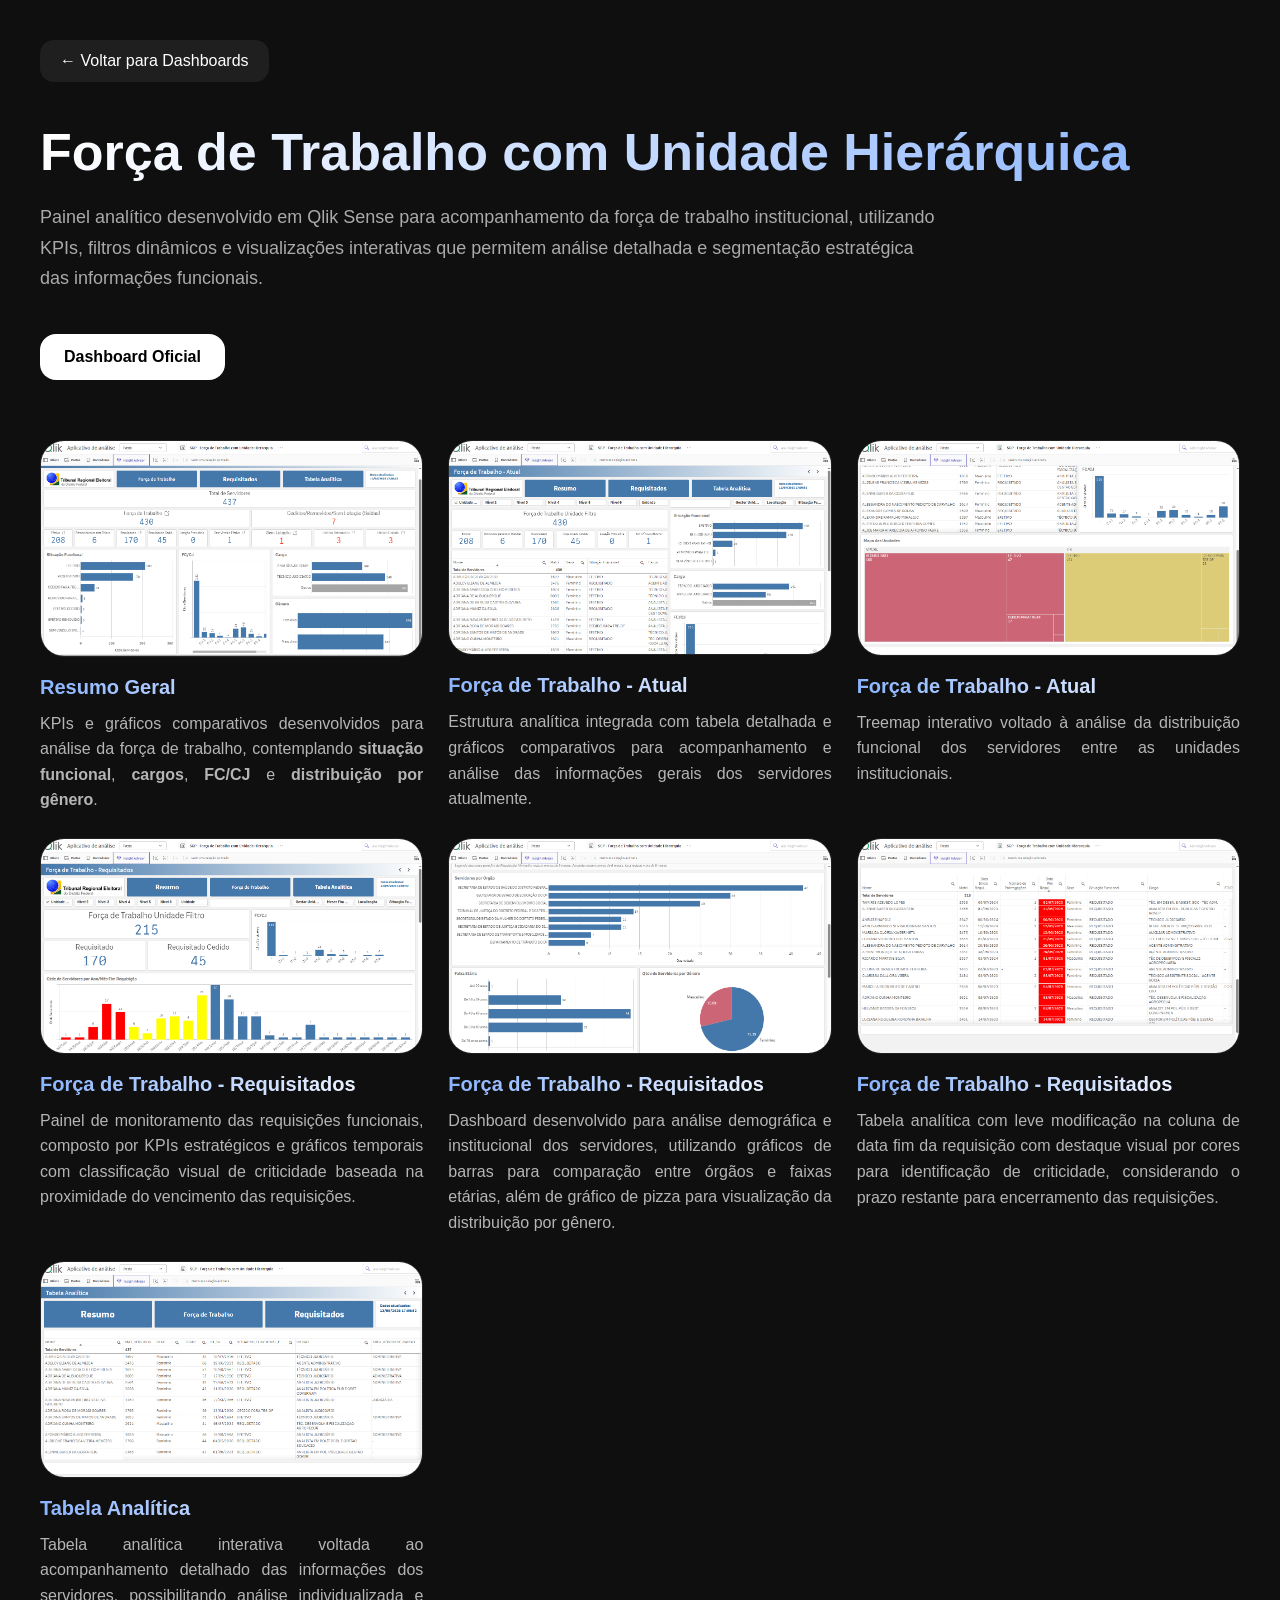
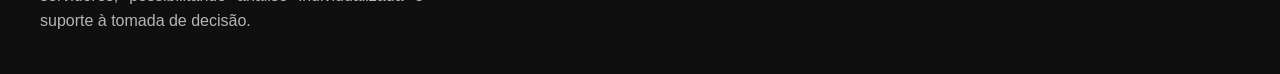
<file: pages/dashboard_forca_trabalho.html>
<!DOCTYPE html>
<html lang="pt-BR">
<head>
  <meta charset="UTF-8" />
  <meta name="viewport" content="width=device-width, initial-scale=1.0" />

  <title>SGP - Força de Trabalho com Unidade Hierárquica</title>

  <link rel="stylesheet" href="../css/dashboard.css" />

  <link
    rel="icon"
    type="image/png"
    href="../assets/icons/qlik_logo.png"
  />
</head>

<body>

  <div class="container">

    <a href="qlik.html" class="back-button">
      ← Voltar para Dashboards
    </a>

    <h1>Força de Trabalho com Unidade Hierárquica</h1>

    <p class="description">
      Painel analítico desenvolvido em Qlik Sense para acompanhamento da força de trabalho institucional,
      utilizando KPIs, filtros dinâmicos e visualizações interativas que permitem análise detalhada
      e segmentação estratégica das informações funcionais.
    </p>

    <a
      href="https://paineis.tre-df.jus.br/sense/app/5b19066c-d0f5-467d-b5be-b9d70bc26701/sheet/686201fb-4eb4-4943-9fc5-e9581970fd14/state/analysis"
      target="_blank"
      class="dashboard-link"
    >
      Dashboard Oficial
    </a>

    <div class="gallery">

      <!-- CARD -->

      <div class="image-card">

        <img
          src="../images/Qlik/Tela-ResumoSGP.png"
          alt="Resumo Geral"
        />

        <div class="image-info">

          <h3>Resumo Geral</h3>

          <p>
            KPIs e gráficos comparativos desenvolvidos para análise da força de trabalho,
            contemplando <b>situação funcional</b>, <b>cargos</b>, <b>FC/CJ</b> e
            <b>distribuição por gênero</b>.
          </p>

        </div>

      </div>

      <!-- CARD -->

      <div class="image-card">

        <img
          src="../images/Qlik/Tela-AtualSGP.png"
          alt="Força de Trabalho Atual"
        />

        <div class="image-info">

          <h3>Força de Trabalho - Atual</h3>

          <p>
            Estrutura analítica integrada com tabela detalhada e gráficos comparativos
            para acompanhamento e análise das informações gerais dos servidores atualmente.
          </p>

        </div>

      </div>

      <!-- CARD -->

      <div class="image-card">

        <img
          src="../images/Qlik/Tela-Atual2SGP.png"
          alt="Treemap"
        />

        <div class="image-info">

          <h3>Força de Trabalho - Atual</h3>

          <p>
            Treemap interativo voltado à análise da distribuição funcional dos servidores
            entre as unidades institucionais.
          </p>

        </div>

      </div>

      <div class="image-card">
    <img
      src="../images/Qlik/Tela-RequisitadosSGP.png"
      alt="Dashboard"
    />

    <div class="image-info">
      <h3>Força de Trabalho - Requisitados</h3>

      <p>
        Painel de monitoramento das requisições funcionais, composto por KPIs estratégicos e gráficos temporais com classificação visual de criticidade baseada na proximidade do vencimento das requisições.
      </p>
    </div>
  </div>

    <div class="image-card">
    <img
      src="../images/Qlik/Tela-Requisitados2SGP.png"
      alt="Dashboard"
    />

    <div class="image-info">
      <h3>Força de Trabalho - Requisitados</h3>

      <p>
       Dashboard desenvolvido para análise demográfica e institucional dos servidores, utilizando gráficos de barras para comparação entre órgãos e faixas etárias, além de gráfico de pizza para visualização da distribuição por gênero.
      </p>
    </div>
  </div>

    <div class="image-card">
    <img
      src="../images/Qlik/Tela-Requisitados3SGP.png"
      alt="Dashboard"
    />

    <div class="image-info">
      <h3>Força de Trabalho - Requisitados</h3>

      <p>
        Tabela analítica com leve modificação na coluna de data fim da requisição com destaque visual por cores para identificação de criticidade, considerando o prazo restante para encerramento das requisições.
      </p>
    </div>
  </div>

      <div class="image-card">
    <img
      src="../images/Qlik/Tela-AnaliticoSGP.png"
      alt="Dashboard"
    />

    <div class="image-info">
      <h3>Tabela Analítica</h3>

      <p>
        Tabela analítica interativa voltada ao acompanhamento detalhado das informações dos servidores, possibilitando análise individualizada e suporte à tomada de decisão.
      </p>
    </div>
  </div>

    </div>

  </div>

  <!-- MODAL -->

  <div id="imageModal" class="modal">

    <span class="close">&times;</span>

    <img class="modal-content" id="modalImage">

  </div>

  <script src="../js/modal.js"></script>

</body>
</html>
</file>
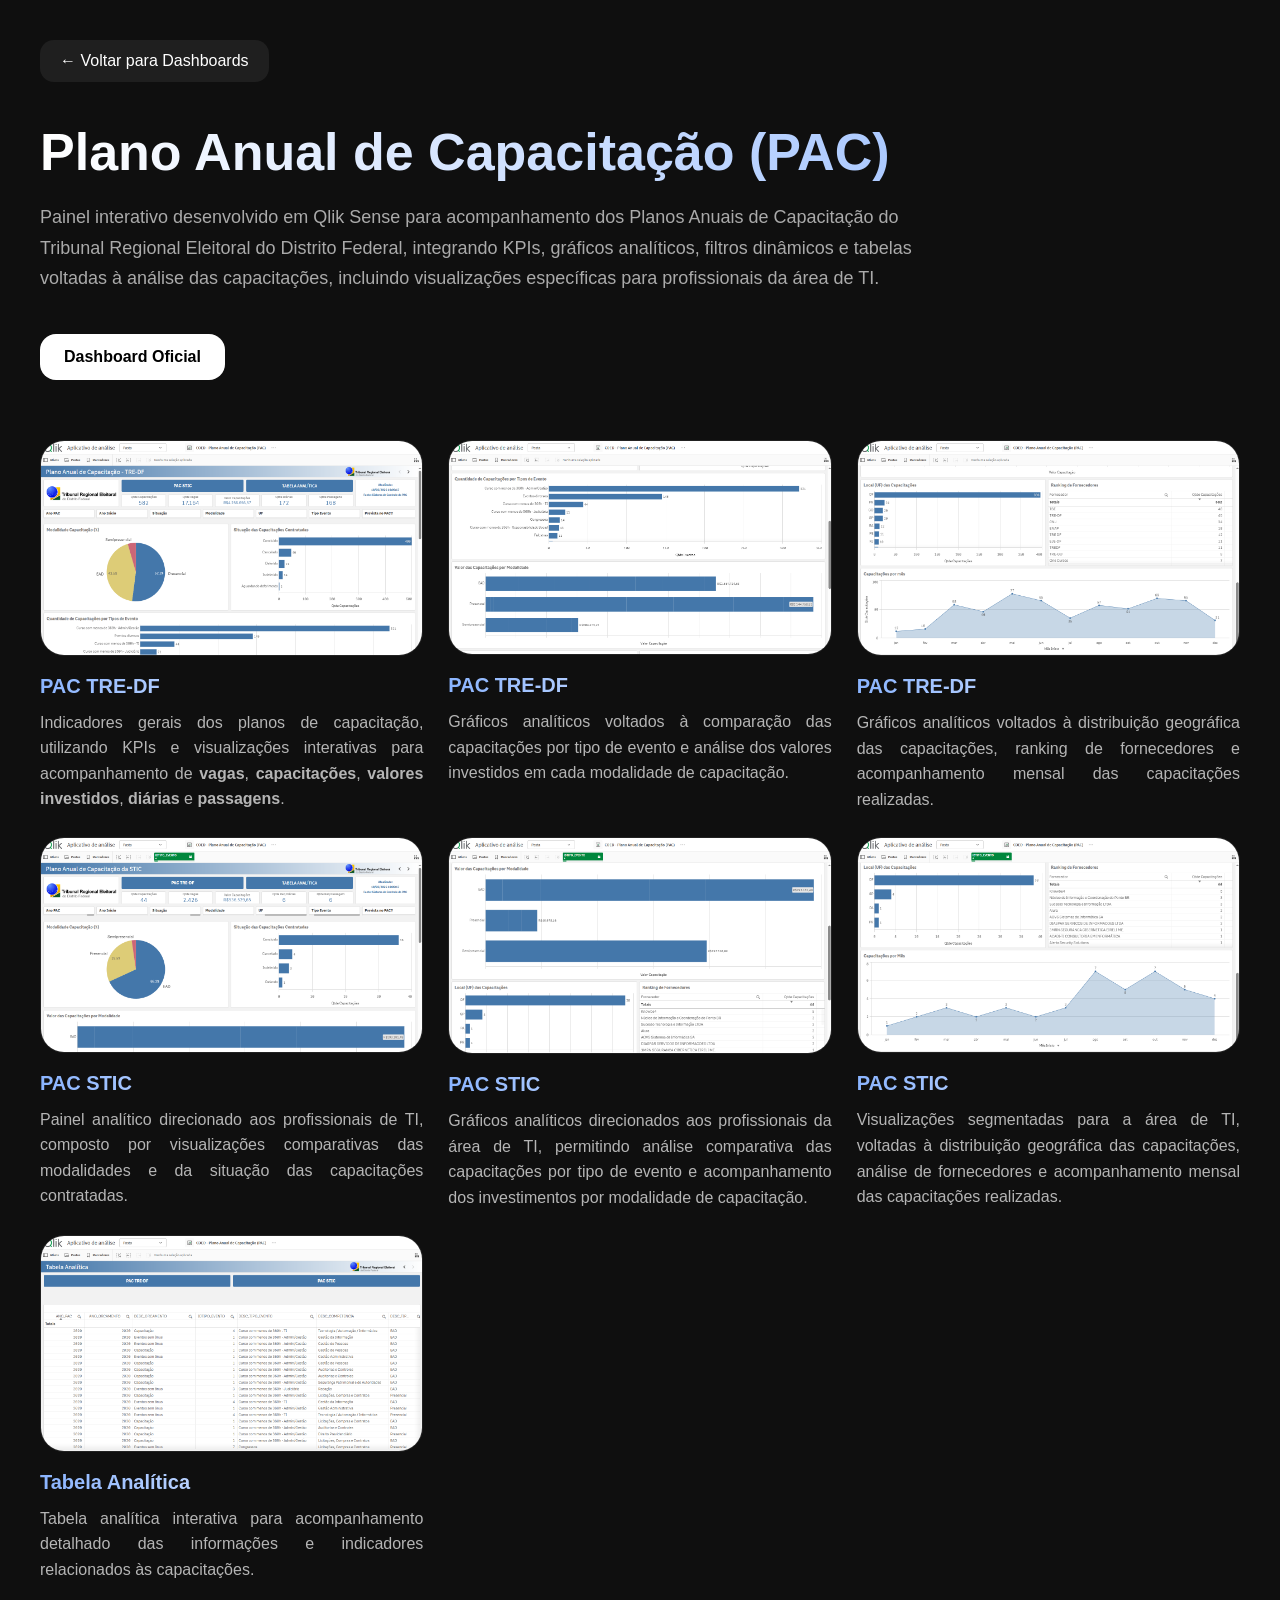
<file: pages/dashboard_plano_anual.html>
<!DOCTYPE html>
<html lang="pt-BR">

<head>

  <meta charset="UTF-8" />

  <meta
    name="viewport"
    content="width=device-width, initial-scale=1.0"
  />

  <title>
    COED - Plano Anual de Capacitação (PAC)
  </title>

  <link
    rel="stylesheet"
    href="../css/dashboard.css"
  />

  <link
  rel="icon"
  type="image/png"
  href="../assets/icons/qlik_logo.png"
  />

</head>

<body>

  <div class="container">

    <a
      href="qlik.html"
      class="back-button"
    >
      ← Voltar para Dashboards
    </a>

    <h1>
      Plano Anual de Capacitação (PAC)
    </h1>

    <p class="description">

      Painel interativo desenvolvido em Qlik Sense para acompanhamento
      dos Planos Anuais de Capacitação do Tribunal Regional Eleitoral
      do Distrito Federal, integrando KPIs, gráficos analíticos,
      filtros dinâmicos e tabelas voltadas à análise das capacitações,
      incluindo visualizações específicas para profissionais da área de TI.

    </p>

    <a
      href="https://paineis.tre-df.jus.br/sense/app/7f6c74f0-9758-4758-a38b-13e98acd14b6/sheet/3bf60b29-4cf2-4b4c-81ae-f9400571eee2/state/analysis"
      target="_blank"
      class="dashboard-link"
    >
      Dashboard Oficial
    </a>

    <div class="gallery">

      <!-- CARD -->

      <div class="image-card">

        <img
          src="../images/Qlik/Tela-TrePAC.png"
          alt="PAC TRE-DF"
        />

        <div class="image-info">

          <h3>PAC TRE-DF</h3>

          <p>

            Indicadores gerais dos planos de capacitação,
            utilizando KPIs e visualizações interativas para
            acompanhamento de <b>vagas</b>,
            <b>capacitações</b>,
            <b>valores investidos</b>,
            <b>diárias</b> e <b>passagens</b>.

          </p>

        </div>

      </div>

      <!-- CARD -->

      <div class="image-card">

        <img
          src="../images/Qlik/Tela-TrePAC2.png"
          alt="PAC TRE-DF"
        />

        <div class="image-info">

          <h3>PAC TRE-DF</h3>

          <p>

            Gráficos analíticos voltados à comparação
            das capacitações por tipo de evento
            e análise dos valores investidos
            em cada modalidade de capacitação.

          </p>

        </div>

      </div>

      <!-- CARD -->

      <div class="image-card">

        <img
          src="../images/Qlik/Tela-TrePAC3.png"
          alt="PAC TRE-DF"
        />

        <div class="image-info">

          <h3>PAC TRE-DF</h3>

          <p>

            Gráficos analíticos voltados à distribuição
            geográfica das capacitações,
            ranking de fornecedores
            e acompanhamento mensal
            das capacitações realizadas.

          </p>

        </div>

      </div>

      <!-- CARD -->

      <div class="image-card">

        <img
          src="../images/Qlik/Tela-SticPAC.png"
          alt="PAC STIC"
        />

        <div class="image-info">

          <h3>PAC STIC</h3>

          <p>

            Painel analítico direcionado aos profissionais
            de TI, composto por visualizações comparativas
            das modalidades e da situação
            das capacitações contratadas.

          </p>

        </div>

      </div>

      <!-- CARD -->

      <div class="image-card">

        <img
          src="../images/Qlik/Tela-SticPAC2.png"
          alt="PAC STIC"
        />

        <div class="image-info">

          <h3>PAC STIC</h3>

          <p>

            Gráficos analíticos direcionados aos profissionais
            da área de TI, permitindo análise comparativa
            das capacitações por tipo de evento
            e acompanhamento dos investimentos
            por modalidade de capacitação.

          </p>

        </div>

      </div>

      <!-- CARD -->

      <div class="image-card">

        <img
          src="../images/Qlik/Tela-SticPAC3.png"
          alt="PAC STIC"
        />

        <div class="image-info">

          <h3>PAC STIC</h3>

          <p>

            Visualizações segmentadas para a área de TI,
            voltadas à distribuição geográfica das capacitações,
            análise de fornecedores
            e acompanhamento mensal
            das capacitações realizadas.

          </p>

        </div>

      </div>

      <!-- CARD -->

      <div class="image-card">

        <img
          src="../images/Qlik/Tela-AnaliticoPAC.png"
          alt="Tabela Analítica"
        />

        <div class="image-info">

          <h3>Tabela Analítica</h3>

          <p>

            Tabela analítica interativa para acompanhamento
            detalhado das informações e indicadores
            relacionados às capacitações.

          </p>

        </div>

      </div>

    </div>

  </div>

  <!-- MODAL -->

  <div
    id="imageModal"
    class="modal"
  >

    <span class="close">
      &times;
    </span>

    <img
      class="modal-content"
      id="modalImage"
    />

  </div>

  <script src="../js/modal.js"></script>

</body>

</html>
</file>
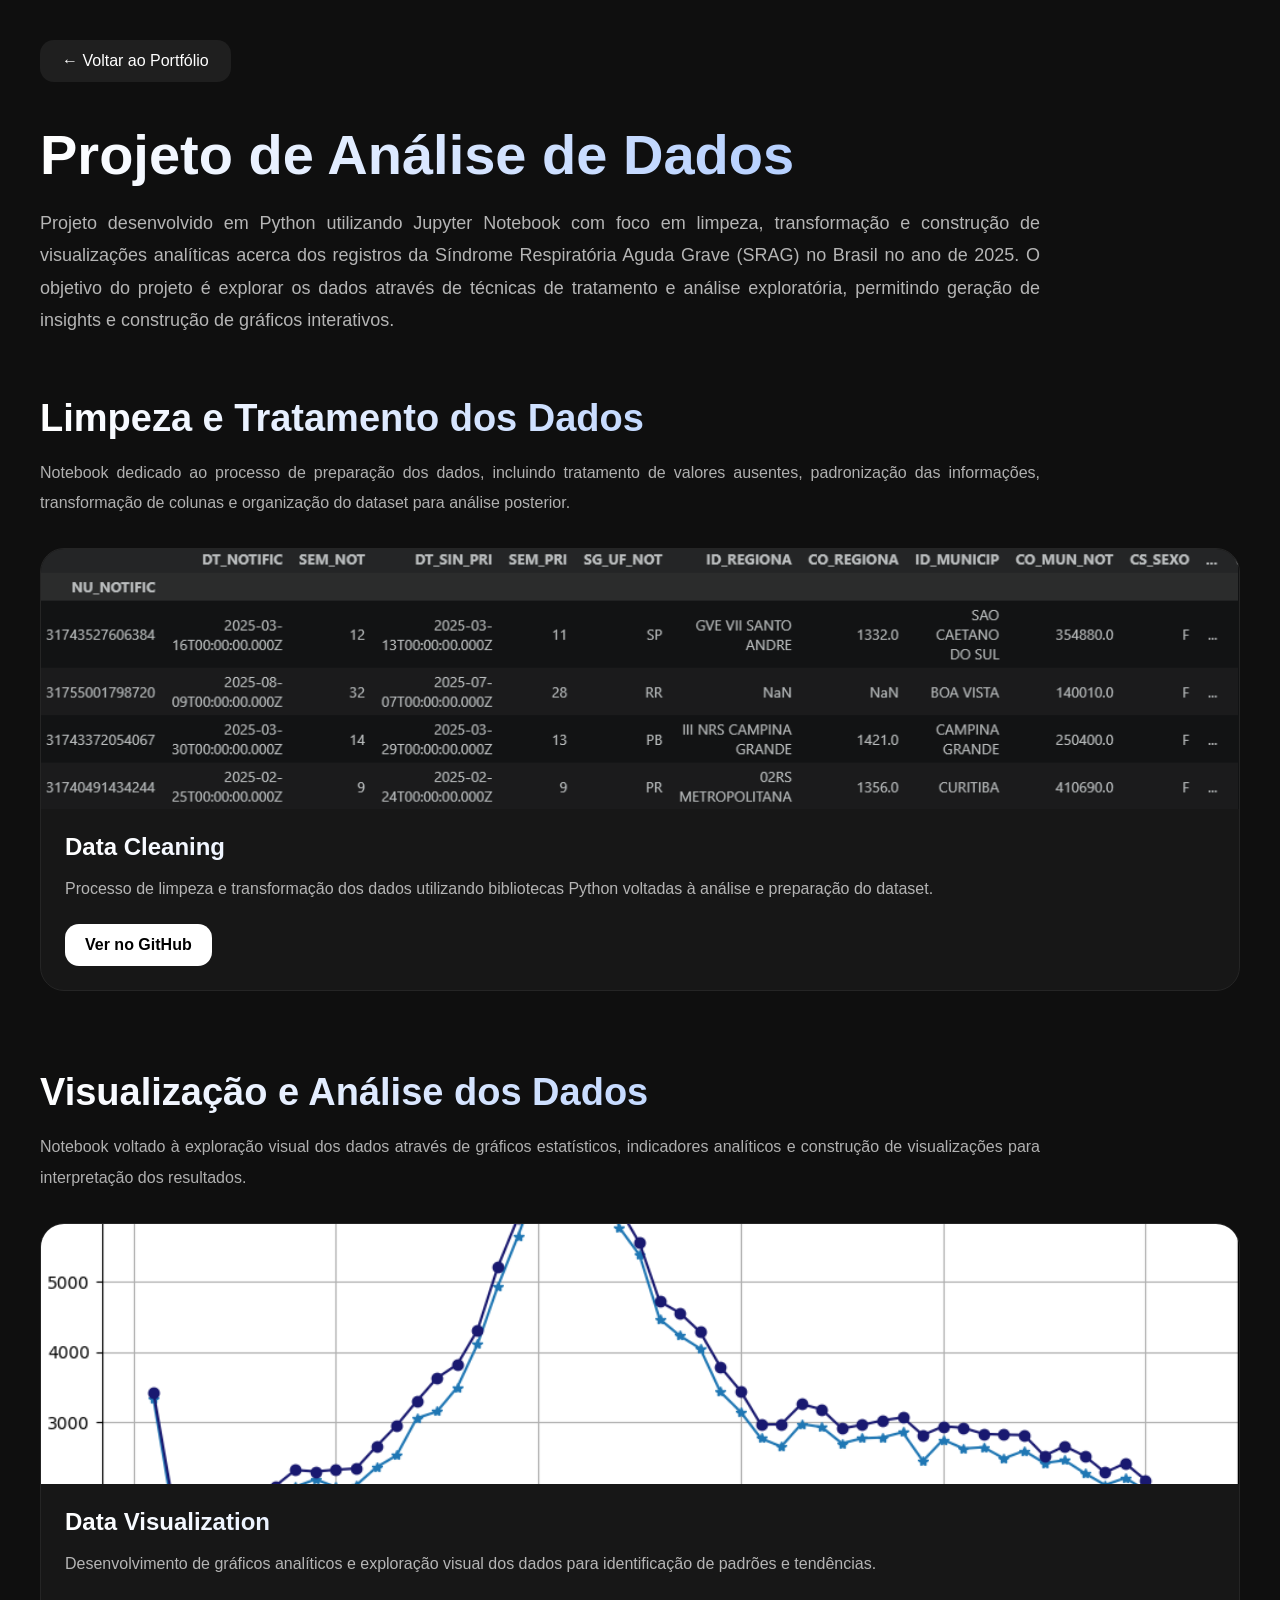
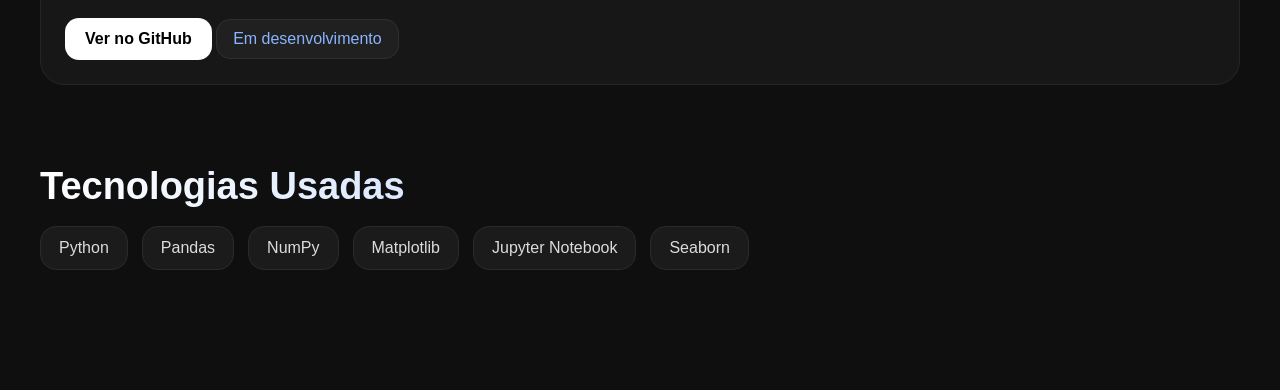
<file: pages/dashboard_SRAG.html>
<!DOCTYPE html>
<html lang="pt-BR">

<head>

  <meta charset="UTF-8" />

  <meta
    name="viewport"
    content="width=device-width, initial-scale=1.0"
  />

  <title>
    Projeto SRAG | Bruna Nascimento
  </title>

  <link
    rel="stylesheet"
    href="../css/srag.css"
  />

  <link
    rel="icon"
    type="image/png"
    href="../assets/icons/python_logo.png"
  />

</head>

<body>

  <div class="container">

    <a
      href="../index.html"
      class="back-button"
    >
      ← Voltar ao Portfólio
    </a>

    <h1>
      Projeto de Análise de Dados
    </h1>

    <p class="project-description">

      Projeto desenvolvido em Python utilizando Jupyter Notebook
      com foco em limpeza, transformação e construção de visualizações
      analíticas acerca dos registros da Síndrome Respiratória Aguda Grave (SRAG)
      no Brasil no ano de 2025.

      O objetivo do projeto é explorar os dados através de técnicas
      de tratamento e análise exploratória,
      permitindo geração de insights
      e construção de gráficos interativos.

    </p>

    <!-- ETAPA 1 -->

    <section class="section">

      <h2>
        Limpeza e Tratamento dos Dados
      </h2>

      <p>

        Notebook dedicado ao processo de preparação dos dados,
        incluindo tratamento de valores ausentes,
        padronização das informações,
        transformação de colunas
        e organização do dataset para análise posterior.

      </p>

      <div class="gallery">

        <div class="card">

          <img
            src="../images/Python/tabela_limpeza.png"
            alt="Notebook de Limpeza"
          />

          <div class="card-content">

            <h3>
              Data Cleaning
            </h3>

            <p>

              Processo de limpeza e transformação dos dados
              utilizando bibliotecas Python
              voltadas à análise e preparação do dataset.

            </p>

            <a
              href="https://github.com/brunaelen/SRAG2025/blob/main/SRAG2025/Notebooks/limpeza_dados.ipynb"
              target="_blank"
              class="button"
            >
              Ver no GitHub
            </a>

          </div>

        </div>

      </div>

    </section>

    <!-- ETAPA 2 -->

    <section class="section">

      <h2>
        Visualização e Análise dos Dados
      </h2>

      <p>

        Notebook voltado à exploração visual dos dados
        através de gráficos estatísticos,
        indicadores analíticos
        e construção de visualizações
        para interpretação dos resultados.

      </p>

      <div class="gallery">

        <div class="card">

          <img
            src="../images/Python/imagem_exemplo_visualizacao.png"
            alt="Notebook de Análise"
          />

          <div class="card-content">

            <h3>
              Data Visualization
            </h3>

            <p>

              Desenvolvimento de gráficos analíticos
              e exploração visual dos dados
              para identificação de padrões e tendências.

            </p>

            <a
              href="https://github.com/brunaelen/SRAG2025/blob/main/SRAG2025/Notebooks/geral.ipynb"
              target="_blank"
              class="button"
            >
              Ver no GitHub
            </a>

            <div class="status">
              Em desenvolvimento
            </div>

          </div>

        </div>

      </div>

    </section>

    <!-- TECNOLOGIAS -->

    <section class="section">

      <h2>
        Tecnologias Usadas
      </h2>

      <div class="tech-stack">

        <div class="tech">Python</div>

        <div class="tech">Pandas</div>

        <div class="tech">NumPy</div>

        <div class="tech">Matplotlib</div>

        <div class="tech">Jupyter Notebook</div>

        <div class="tech">Seaborn</div>

      </div>

    </section>

  </div>

</body>

</html>
</file>
<file: css/dashboard.css>
* {
  margin: 0;
  padding: 0;
  box-sizing: border-box;
  font-family: Arial, Helvetica, sans-serif;
}

body {
  background-color: #0f0f0f;
  color: white;
  padding: 40px 20px;
}

.container {
  max-width: 1200px;
  margin: auto;
}

.back-button {
  display: inline-block;
  margin-bottom: 40px;
  text-decoration: none;
  color: white;
  background-color: #1f1f1f;
  padding: 12px 20px;
  border-radius: 14px;
  transition: 0.3s;
}

.back-button:hover {
  background-color: #333;
  transform: translateY(-2px);
}

h1 {
  font-size: 52px;
  margin-bottom: 20px;

  background: linear-gradient(90deg, white, #8ab4ff);

  -webkit-background-clip: text;
  -webkit-text-fill-color: transparent;
}

.description {
  color: #aaa;
  font-size: 18px;
  line-height: 1.7;
  max-width: 900px;
  margin-bottom: 40px;
}

.dashboard-link {
  display: inline-block;
  text-decoration: none;
  background-color: white;
  color: black;
  padding: 14px 24px;
  border-radius: 16px;
  font-weight: bold;
  margin-bottom: 60px;
  transition: 0.3s;
}

.dashboard-link:hover {
  transform: scale(1.05);
}

.gallery {
  display: grid;
  grid-template-columns: repeat(auto-fit, minmax(320px, 1fr));
  gap: 25px;
}

.image-card img {
  width: 100%;
  border-radius: 24px;
  border: 1px solid #222;
  transition: 0.4s;
  cursor: pointer;
  margin-bottom: 15px;
}

.image-card img:hover {
  transform: scale(1.02);
  box-shadow: 0 0 25px rgba(138, 180, 255, 0.2);
}

.image-info h3 {
  font-size: 20px;
  margin-bottom: 12px;

  background: linear-gradient(90deg, #8ab4ff, white);

  -webkit-background-clip: text;
  -webkit-text-fill-color: transparent;
}

.image-info p {
  line-height: 1.6;
  text-align: justify;
  color: #b5b5b5;
}

/* MODAL */

.modal {
  display: none;
  position: fixed;
  z-index: 9999;
  left: 0;
  top: 0;
  width: 100%;
  height: 100%;
  background-color: rgba(0, 0, 0, 0.9);

  justify-content: center;
  align-items: center;
}

.modal-content {
  max-width: 90%;
  max-height: 85%;
  border-radius: 20px;
}

.close {
  position: absolute;
  top: 30px;
  right: 40px;
  color: white;
  font-size: 40px;
  cursor: pointer;
}
</file>
<file: css/srag.css>
*{
  margin:0;
  padding:0;
  box-sizing:border-box;
  font-family:Arial, Helvetica, sans-serif;
}

body{
  background:#0f0f0f;
  color:white;
  padding:40px 20px;
}

.container{
  max-width:1200px;
  margin:auto;
}

.back-button{
  display:inline-block;
  text-decoration:none;
  color:white;
  background:#1f1f1f;
  padding:12px 22px;
  border-radius:14px;
  margin-bottom:40px;
  transition:0.3s;
}

.back-button:hover{
  transform:translateY(-2px);
  background:#2a2a2a;
}

h1{
  font-size:56px;
  margin-bottom:20px;

  background:linear-gradient(90deg, white, #8ab4ff);

  -webkit-background-clip:text;
  -webkit-text-fill-color:transparent;
}

.project-description{
  color:#b5b5b5;
  font-size:18px;
  line-height:1.8;
  text-align:justify;
  margin-bottom:60px;
  max-width:1000px;
}

.section{
  margin-bottom:80px;
}

.section h2{
  font-size:38px;
  margin-bottom:18px;

  background:linear-gradient(90deg, #ffffff, #8ab4ff);

  -webkit-background-clip:text;
  -webkit-text-fill-color:transparent;
}

.section p{
  color:#b0b0b0;
  line-height:1.9;
  text-align:justify;
  margin-bottom:30px;
  max-width:1000px;
}

.gallery{
  display:grid;
  grid-template-columns:repeat(auto-fit, minmax(320px,1fr));
  gap:25px;
}

.card{
  background:#171717;
  border:1px solid #252525;
  border-radius:24px;
  overflow:hidden;
  transition:0.4s;
}

.card:hover{
  transform:translateY(-6px);
  border-color:#8ab4ff;
  box-shadow:0 0 25px rgba(138,180,255,0.15);
}

.card img{
  width:100%;
  height:260px;
  object-fit:cover;
  display:block;
}

.card-content{
  padding:24px;
}

.card-content h3{
  margin-bottom:14px;
  font-size:24px;

  background:linear-gradient(90deg, white, #8ab4ff);

  -webkit-background-clip:text;
  -webkit-text-fill-color:transparent;
}

.card-content p{
  color:#b5b5b5;
  line-height:1.8;
  text-align:justify;
  margin-bottom:20px;
}

.button{
  display:inline-block;
  text-decoration:none;
  background:white;
  color:black;
  padding:12px 20px;
  border-radius:14px;
  font-weight:bold;
  transition:0.3s;
}

.button:hover{
  transform:scale(1.04);
}

.status{
  display:inline-block;
  margin-top:20px;
  padding:10px 16px;
  border-radius:14px;
  background:#202020;
  color:#8ab4ff;
  border:1px solid #2f2f2f;
}

.tech-stack{
  display:flex;
  flex-wrap:wrap;
  gap:14px;
}

.tech{
  background:#1b1b1b;
  border:1px solid #2b2b2b;
  padding:12px 18px;
  border-radius:16px;
  color:#dcdcdc;
  transition:0.3s;
}

.tech:hover{
  transform:translateY(-4px);
  border-color:#8ab4ff;
}
</file>
